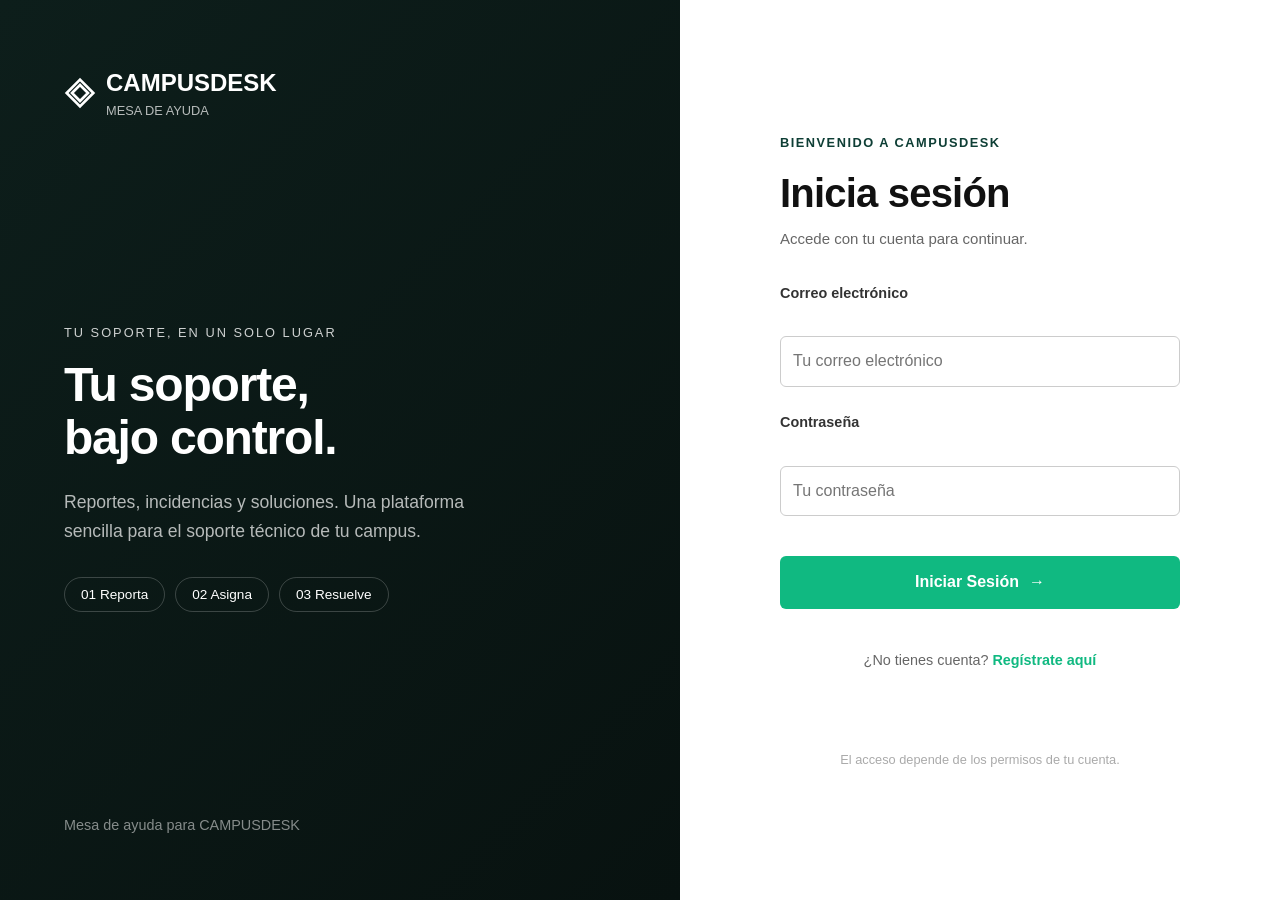
<file: Proyecto_CAMPUSDESK/Frontend/index.html>
<!DOCTYPE html>
<html lang="es">
<head>
    <meta charset="UTF-8">
    <meta name="viewport" content="width=device-width, initial-scale=1.0">
    <title>CAMPUSDESK - Inicio de sesión</title>
    <link rel="stylesheet" href="styles.css?v=20261020"> <!-- Reutiliza tus estilos existentes -->
    <script src="config.js?v=20261020"></script>
    <style>
        /* Ajustes y personalización para la marca CAMPUSDESK */
        :root {
            --color-principal: #0E3E35;
            --color-acento: #10B981;
            --color-oscuro: #0D1E1B;
        }
        .banner-izq {
            background: linear-gradient(135deg, var(--color-oscuro) 0%, #081210 100%);
        }
        .btn-primario {
            background-color: var(--color-acento);
            border: none;
            color: white;
            cursor: pointer;
            transition: background 0.3s;
        }
        .btn-primario:hover {
            background-color: #059669;
        }
    </style>
</head>
<body>
    <div class="split-container" style="display: flex; min-height: 100vh;">
        <!-- Panel Izquierdo (Branding CAMPUSDESK) -->
        <div class="banner-izq" style="flex: 1; color: white; padding: 4rem; display: flex; flex-direction: column; justify-content: space-between; background-color: #0D1E1B;">
            <div>
                <div class="logo" style="display: flex; align-items: center; gap: 10px; font-weight: bold; font-size: 1.5rem;">
                    <!-- Icono de rombos entrelazados de la plantilla -->
                    <svg width="32" height="32" viewBox="0 0 24 24" fill="none" stroke="currentColor" stroke-width="2">
                        <path d="M12 2L2 12l10 10 10-10L12 2z"/>
                        <path d="M12 6L6 12l6 6 6-6-6-6z"/>
                    </svg>
                    <div>
                        <span>CAMPUSDESK</span>
                        <div style="font-size: 0.8rem; font-weight: normal; opacity: 0.7;">MESA DE AYUDA</div>
                    </div>
                </div>
            </div>

            <div style="max-width: 450px;">
                <p style="text-transform: uppercase; font-size: 0.8rem; letter-spacing: 2px; opacity: 0.8; margin-bottom: 1rem;">Tu soporte, en un solo lugar</p>
                <h1 style="font-size: 3rem; font-weight: 800; line-height: 1.1; margin-bottom: 1.5rem;">Tu soporte,<br>bajo control.</h1>
                <p style="font-size: 1.1rem; opacity: 0.7; line-height: 1.6;">Reportes, incidencias y soluciones. Una plataforma sencilla para el soporte técnico de tu campus.</p>

                <div style="display: flex; gap: 10px; margin-top: 2rem;">
                    <span style="border: 1px solid rgba(255,255,255,0.2); padding: 6px 16px; border-radius: 20px; font-size: 0.85rem;">01 Reporta</span>
                    <span style="border: 1px solid rgba(255,255,255,0.2); padding: 6px 16px; border-radius: 20px; font-size: 0.85rem;">02 Asigna</span>
                    <span style="border: 1px solid rgba(255,255,255,0.2); padding: 6px 16px; border-radius: 20px; font-size: 0.85rem;">03 Resuelve</span>
                </div>
            </div>

            <div style="font-size: 0.9rem; opacity: 0.5;">
                Mesa de ayuda para CAMPUSDESK
            </div>
        </div>

        <!-- Panel Derecho (Formulario) -->
        <div class="panel-der" style="flex: 1; background: white; display: flex; flex-direction: column; justify-content: center; padding: 4rem; max-width: 600px;">
            <div style="width: 100%; max-width: 400px; margin: 0 auto;">
                <span style="color: #0E3E35; font-weight: bold; font-size: 0.8rem; letter-spacing: 1.5px; text-transform: uppercase;">Bienvenido a CAMPUSDESK</span>
                <h2 style="font-size: 2.5rem; font-weight: 700; margin: 0.5rem 0 0.2rem 0; color: #111;">Inicia sesión</h2>
                <p style="color: #666; margin-bottom: 2rem;">Accede con tu cuenta para continuar.</p>

                <form id="loginForm" style="display: flex; flex-direction: column; gap: 1.5rem;">
                    <div style="display: flex; flex-direction: column; gap: 0.5rem;">
                        <label for="email" style="font-weight: 600; font-size: 0.9rem; color: #333;">Correo electrónico</label>
                        <input type="email" id="email" required placeholder="Tu correo electrónico" style="padding: 12px; border: 1px solid #ccc; border-radius: 6px; font-size: 1rem;">
                    </div>

                    <div style="display: flex; flex-direction: column; gap: 0.5rem;">
                        <label for="password" style="font-weight: 600; font-size: 0.9rem; color: #333;">Contraseña</label>
                        <input type="password" id="password" required placeholder="Tu contraseña" style="padding: 12px; border: 1px solid #ccc; border-radius: 6px; font-size: 1rem;">
                    </div>

                    <button type="submit" class="btn-primario" style="padding: 14px; border-radius: 6px; font-size: 1rem; font-weight: bold; display: flex; justify-content: center; align-items: center; gap: 10px; margin-top: 1rem;">
                        Iniciar Sesión <span>→</span>
                    </button>

                    <p style="text-align: center; font-size: 0.9rem; color: #666; margin-top: 1rem;">
                        ¿No tienes cuenta? <a href="registro.html" style="color: #10B981; font-weight: bold; text-decoration: none;">Regístrate aquí</a>
                    </p>
                </form>

                <div id="mensajeError" style="color: red; font-size: 0.9rem; margin-top: 1rem; text-align: center; display: none;"></div>
            </div>

            <div style="text-align: center; font-size: 0.8rem; color: #aaa; margin-top: 4rem;">
                El acceso depende de los permisos de tu cuenta.
            </div>
        </div>
    </div>

    <!-- Script de autenticación -->
    <script>
        'use strict';

        const BASE_URL = (typeof window.getCampusDeskApiUrl === 'function')
            ? window.getCampusDeskApiUrl()
            : (window.location.protocol.startsWith('http') ? window.location.origin : 'http://localhost:8056');

        // Verificación de sesión previa validando contrato con el backend (sin confiar a ciegas en el token)
        (async function verifyExistingSession() {
            const token = sessionStorage.getItem('token');
            if (!token) return;

            try {
                const resp = await fetch(`${BASE_URL}/auth/me`, {
                    method: 'GET',
                    headers: { 'Authorization': 'Bearer ' + token }
                });

                if (resp.ok) {
                    window.location.replace('dashboard.html');
                } else {
                    // Token inválido o revocado en Redis: limpiar almacenamiento
                    sessionStorage.removeItem('token');
                    sessionStorage.removeItem('jwt_token');
                    sessionStorage.removeItem('role');
                    sessionStorage.removeItem('user_role');
                    sessionStorage.removeItem('userEmail');
                    sessionStorage.removeItem('user_email');
                }
            } catch (e) {
                // Si el backend no está accesible, no redirigir a ciegas
            }
        })();

        document.getElementById('loginForm').addEventListener('submit', async (e) => {
            e.preventDefault();
            const email = document.getElementById('email').value.trim();
            const password = document.getElementById('password').value;
            const errorDiv = document.getElementById('mensajeError');

            errorDiv.style.display = 'none';

            try {
                const response = await fetch(`${BASE_URL}/auth/login`, {
                    method: 'POST',
                    headers: { 'Content-Type': 'application/json' },
                    body: JSON.stringify({ email, password })
                });

                let data = null;
                try {
                    data = await response.json();
                } catch (_) {
                    data = null;
                }

                if (response.ok && data && data.token) {
                    const role = data.role || data.rol || 'USER';
                    sessionStorage.setItem('token', data.token);
                    sessionStorage.setItem('jwt_token', data.token);
                    sessionStorage.setItem('role', role);
                    sessionStorage.setItem('user_role', role);
                    sessionStorage.setItem('userEmail', email);
                    sessionStorage.setItem('user_email', email);

                    window.location.href = 'dashboard.html';
                } else {
                    console.warn('[CAMPUSDESK Index Auth Diagnosis]', {
                        status: response.status,
                        statusText: response.statusText,
                        backendResponse: data
                    });

                    let errorMsg = 'Credenciales inválidas. Verifica tu correo y contraseña.';
                    if (response.status === 403) {
                        errorMsg = 'Acceso denegado (403). Restricción de seguridad u origen no autorizado (CORS).';
                    } else if (response.status === 404) {
                        errorMsg = 'Ruta de autenticación no encontrada (404). Verifica que Nginx esté enrutando /auth.';
                    } else if (response.status >= 500) {
                        errorMsg = 'Error interno del servidor (5xx). Verifica que la base de datos y Redis estén activos.';
                    } else if (data && (data.message || data.error)) {
                        errorMsg = data.message || data.error;
                    }
                    errorDiv.textContent = errorMsg;
                    errorDiv.style.display = 'block';
                }
            } catch (error) {
                console.error('[CAMPUSDESK Index Auth Network Error]', { error: error.message });
                errorDiv.textContent = `No se pudo conectar con el servidor (${BASE_URL}). Verifica la red local y los contenedores de Docker.`;
                errorDiv.style.display = 'block';
            }
        });
    </script>
</body>
</html>
</file>
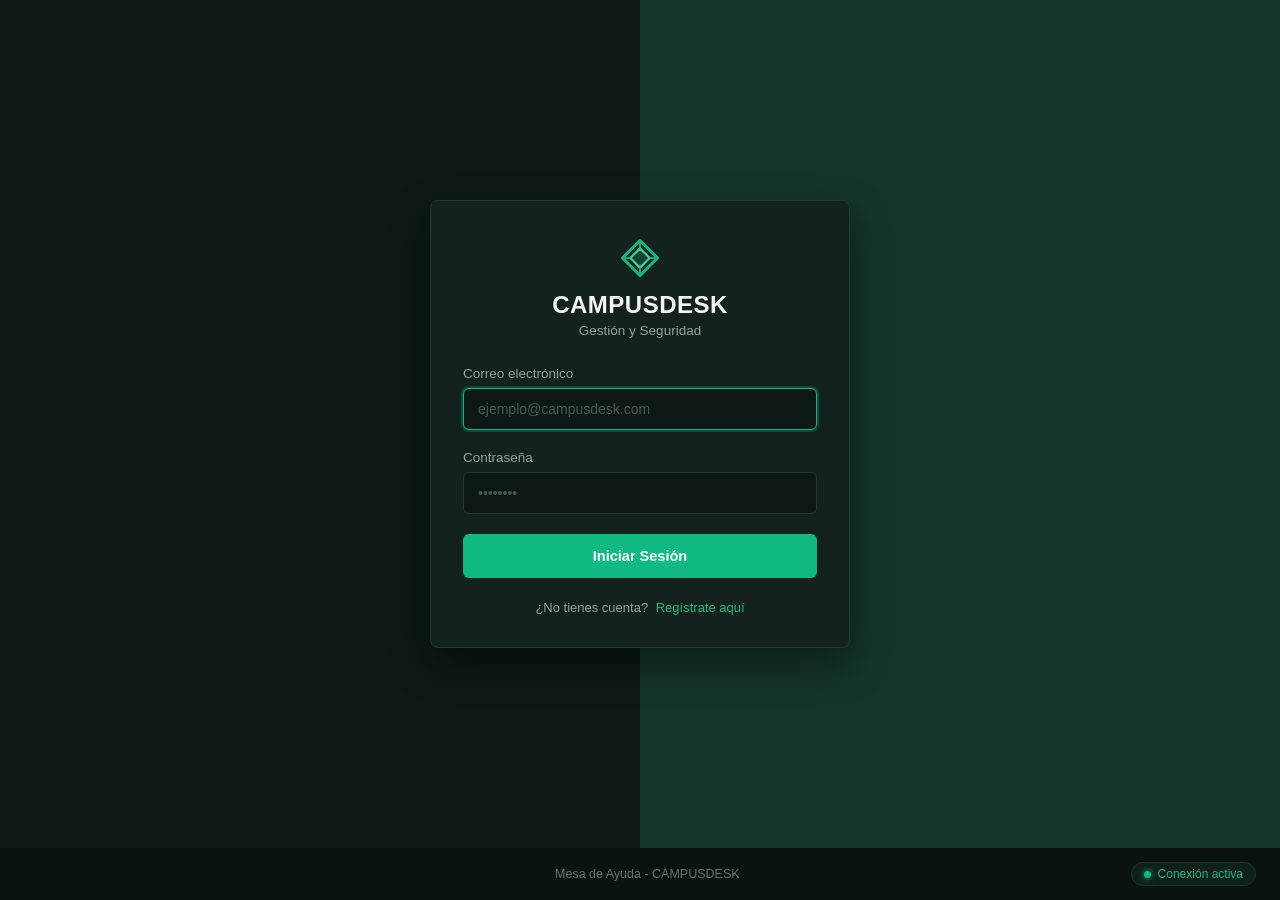
<file: Proyecto_CAMPUSDESK/Frontend/dashboard.html>
<!DOCTYPE html>
<html lang="es">
<head>
  <meta charset="UTF-8">
  <meta name="viewport" content="width=device-width, initial-scale=1.0">
  <title>Mesa de Ayuda · CAMPUSDESK</title>
  <!-- Configuración de API y Guardián de autenticación -->
  <script src="config.js?v=20261020"></script>
  <script src="auth-guard.js?v=20261020"></script>
  <link rel="stylesheet" href="styles.css?v=20261020">
</head>
<body class="campus-app">

  <!-- Barra de Navegación Superior -->
  <header class="campus-navbar">
    <div class="campus-brand">
      <svg width="34" height="34" viewBox="0 0 48 48" fill="none" xmlns="http://www.w3.org/2000/svg" aria-label="Logo CAMPUSDESK">
        <polygon points="24,4 44,24 24,44 4,24" stroke="#10B981" stroke-width="3.5" fill="none" stroke-linejoin="round"/>
        <polygon points="24,13 35,24 24,35 13,24" stroke="#34D399" stroke-width="2.5" fill="rgba(16, 185, 129, 0.25)" stroke-linejoin="round"/>
        <line x1="24" y1="4" x2="24" y2="13" stroke="#10B981" stroke-width="2"/>
        <line x1="24" y1="35" x2="24" y2="44" stroke="#10B981" stroke-width="2"/>
        <line x1="4" y1="24" x2="13" y2="24" stroke="#10B981" stroke-width="2"/>
        <line x1="35" y1="24" x2="44" y2="24" stroke="#10B981" stroke-width="2"/>
      </svg>
      <div>
        <h2 class="campus-brand-title">CAMPUSDESK</h2>
        <span class="campus-brand-sub">TechNova Solutions · Soporte</span>
      </div>
    </div>

    <nav class="navbar-nav" style="display: flex; gap: 8px; align-items: center;">
      <button class="btn-campus-secondary active-view-btn" id="btnNavHelpdesk" style="padding: 6px 14px; font-size: 13px; font-weight: 600; cursor: pointer;">
        📋 Mesa de Ayuda
      </button>
      <button class="btn-campus-secondary" id="btnNavAdmin" style="display: none; padding: 6px 14px; font-size: 13px; font-weight: 600; cursor: pointer;">
        👥 Administración
      </button>
      <button class="btn-campus-secondary" id="btnNavTemplates" style="display: none; padding: 6px 14px; font-size: 13px; font-weight: 600; cursor: pointer;">
        💬 Plantillas
      </button>
    </nav>

    <div class="navbar-user">
      <div class="user-chip">
        <span id="navUserEmail" style="font-size: 13.5px; font-weight: 500;">cargando...</span>
        <span id="navUserRole" class="role-pill user">USER</span>
      </div>
      <button class="btn-ghost-logout" id="btnLogout" title="Cerrar sesión activa">Cerrar Sesión</button>
    </div>
  </header>

  <!-- Contenido Principal -->
  <main class="campus-main">

    <!-- Sección 1: Mesa de Ayuda (Tickets & Métricas) -->
    <div id="sectionHelpdesk">
      <!-- Encabezado de Vista -->
      <section class="view-header">
        <div class="view-title">
          <h1>Mesa de Ayuda & Incidencias</h1>
          <p>Monitoreo centralizado, control de flujo y trazabilidad en tiempo real</p>
        </div>
        <div class="view-actions">
          <button class="btn-campus-secondary" id="btnRefresh" title="Recargar tickets y métricas">
            <span>↻ Actualizar</span>
          </button>
          <button class="btn-campus-primary" id="btnOpenCreateModal">
            <span>+ Nueva Incidencia</span>
          </button>
        </div>
      </section>

      <!-- Tarjetas de Métricas del Dashboard (RF-07) -->
      <section class="metrics-grid">
        <div class="metric-card m-total" data-filter="" id="cardTotal">
          <div class="metric-num" id="metricTotal">0</div>
          <div class="metric-lbl">Total Incidencias</div>
        </div>
        <div class="metric-card m-abierta" data-filter="ABIERTA" id="cardAbierta">
          <div class="metric-num" id="metricAbiertas">0</div>
          <div class="metric-lbl">Abiertas</div>
        </div>
        <div class="metric-card m-asignada" data-filter="ASIGNADA" id="cardAsignada">
          <div class="metric-num" id="metricAsignadas">0</div>
          <div class="metric-lbl">Asignadas</div>
        </div>
        <div class="metric-card m-proceso" data-filter="EN_PROCESO" id="cardProceso">
          <div class="metric-num" id="metricEnProceso">0</div>
          <div class="metric-lbl">En Proceso</div>
        </div>
        <div class="metric-card m-resuelta" data-filter="RESUELTA" id="cardResuelta">
          <div class="metric-num" id="metricResueltas">0</div>
          <div class="metric-lbl">Resueltas</div>
        </div>
        <div class="metric-card m-cerrada" data-filter="CERRADA" id="cardCerrada">
          <div class="metric-num" id="metricCerradas">0</div>
          <div class="metric-lbl">Cerradas</div>
        </div>
      </section>

      <!-- Barra de Filtros y Búsqueda -->
      <section class="toolbar-card">
        <div class="toolbar-search">
          <input type="text" id="searchInput" placeholder="Buscar por título o #ID de ticket...">
        </div>
        <div class="toolbar-selects">
          <select id="filterStatus" aria-label="Filtrar por estado">
            <option value="">Estado: Todos</option>
            <option value="ABIERTA">Abierta</option>
            <option value="ASIGNADA">Asignada</option>
            <option value="EN_PROCESO">En Proceso</option>
            <option value="RESUELTA">Resuelta</option>
            <option value="CERRADA">Cerrada</option>
          </select>

          <select id="filterPriority" aria-label="Filtrar por prioridad">
            <option value="">Prioridad: Todas</option>
            <option value="BAJA">Baja</option>
            <option value="MEDIA">Media</option>
            <option value="ALTA">Alta</option>
            <option value="CRITICA">Crítica</option>
          </select>

          <select id="filterCategory" aria-label="Filtrar por categoría">
            <option value="">Categoría: Todas</option>
            <option value="HARDWARE">Hardware</option>
            <option value="SOFTWARE">Software</option>
            <option value="REDES">Redes</option>
            <option value="ACCESOS">Accesos</option>
            <option value="OTROS">Otros</option>
          </select>

          <button class="btn-campus-secondary" id="btnReopened" style="display: none; padding: 9px 12px; font-size: 13px;" title="Tickets con al menos una reapertura">↻ Reabiertos</button>

          <input type="text" id="filterTag" aria-label="Filtrar por etiqueta" placeholder="Etiqueta (ej. VPN)"
                 style="padding: 9px 10px; border: 1px solid #CBD5E1; border-radius: 6px; font-size: 13px; min-width: 150px;">

          <button class="btn-campus-secondary" id="btnResetFilters" style="padding: 9px 12px; font-size: 13px;">Limpiar</button>
        </div>
      </section>

      <!-- Tabla de Incidencias -->
      <section class="table-card">
        <div class="table-responsive">
          <table class="campus-table">
            <thead>
              <tr>
                <th style="width: 60px;"># ID</th>
                <th>Título</th>
                <th>Categoría</th>
                <th>Prioridad</th>
                <th>Estado</th>
                <th>Solicitante</th>
                <th>Técnico Asignado</th>
                <th>Fecha Creación</th>
                <th style="text-align: right;">Acciones</th>
              </tr>
            </thead>
            <tbody id="ticketsTableBody">
              <tr>
                <td colspan="9" style="text-align: center; padding: 40px; color: #64748B;">
                  Cargando incidencias del servidor...
                </td>
              </tr>
            </tbody>
          </table>
        </div>
      </section>
    </div>

    <!-- Sección 2: Administración de Usuarios (F2 - Exclusivo ADMIN) -->
    <div id="sectionAdmin" style="display: none;">
      <section class="view-header">
        <div class="view-title">
          <h1>Administración de Usuarios del Sistema</h1>
          <p>Supervisión centralizada de cuentas de usuario, personal técnico y asignación de incidencias</p>
        </div>
        <div class="view-actions">
          <button class="btn-campus-secondary" id="btnRefreshAdminUsers" title="Recargar usuarios">
            <span>↻ Actualizar Usuarios</span>
          </button>
        </div>
      </section>

      <!-- Barra de Filtros de Usuarios -->
      <section class="toolbar-card">
        <div class="toolbar-search">
          <input type="text" id="searchUserInput" placeholder="Buscar usuario por nombre o correo electrónico...">
        </div>
        <div class="toolbar-selects">
          <select id="filterUserRole" aria-label="Filtrar por rol">
            <option value="">Todos los roles</option>
            <option value="ADMIN">Administrador (ADMIN)</option>
            <option value="TECHNICIAN">Técnico de Soporte (TECHNICIAN)</option>
            <option value="USER">Usuario Solicitante (USER)</option>
          </select>
          <button class="btn-campus-secondary" id="btnResetUserFilters" style="padding: 9px 12px; font-size: 13px;">Limpiar</button>
        </div>
      </section>

      <!-- Tabla de Usuarios Registrados -->
      <section class="table-card">
        <div class="table-responsive">
          <table class="campus-table">
            <thead>
              <tr>
                <th style="width: 70px;"># ID</th>
                <th>Nombre</th>
                <th>Correo Institucional</th>
                <th>Rol en el Sistema</th>
                <th style="text-align: right;">Acciones de Soporte</th>
              </tr>
            </thead>
            <tbody id="usersTableBody">
              <tr>
                <td colspan="5" style="text-align: center; padding: 40px; color: #64748B;">
                  Cargando usuarios registrados...
                </td>
              </tr>
            </tbody>
          </table>
        </div>
      </section>

      <!-- Reporte de Productividad por Técnico (Ejercicio 9) y Cierre por Inactividad (Ejercicio 10) -->
      <section class="view-header" style="margin-top: 30px;">
        <div class="view-title">
          <h2>Productividad del Equipo Técnico (Ejercicio 9)</h2>
          <p>Métricas consolidadas de carga activa, resolución y promedio de tiempo dedicado</p>
        </div>
        <div class="view-actions">
          <button class="btn-campus-secondary" id="btnRefreshProductivity" title="Recargar métricas de productividad">
            <span>↻ Actualizar Métricas</span>
          </button>
          <button class="btn-campus-primary" id="btnTriggerAutoClose" title="Cerrar incidencias RESUELTA con más de 48h sin actividad">
            <span>⏳ Cierre Automático por Inactividad (Ej. 10)</span>
          </button>
        </div>
      </section>

      <section class="table-card">
        <div class="table-responsive">
          <table class="campus-table">
            <thead>
              <tr>
                <th style="width: 70px;"># ID</th>
                <th>Técnico</th>
                <th>Correo Electrónico</th>
                <th>Tickets Asignados</th>
                <th>Tickets Activos</th>
                <th>Tickets Resueltos</th>
                <th>Minutos Registrados</th>
                <th>Promedio Min/Ticket</th>
              </tr>
            </thead>
            <tbody id="productivityTableBody">
              <tr>
                <td colspan="8" style="text-align: center; padding: 40px; color: #64748B;">
                  Cargando métricas de productividad...
                </td>
              </tr>
            </tbody>
          </table>
        </div>
      </section>
    </div>

    <!-- Sección 3: Plantillas de Solución Rápida (Ejercicio 5 - TECHNICIAN) -->
    <div id="sectionTemplates" style="display: none;">
      <section class="view-header">
        <div class="view-title">
          <h1>Plantillas de Solución Rápida</h1>
          <p>Catálogo personal de respuestas frecuentes para publicar en tus incidencias EN PROCESO</p>
        </div>
        <div class="view-actions">
          <button class="btn-campus-secondary" id="btnRefreshTemplates"><span>↻ Actualizar</span></button>
        </div>
      </section>

      <section class="toolbar-card" style="display: block;">
        <form id="formTemplate">
          <input type="hidden" id="templateEditId" value="">
          <div style="display: flex; gap: 10px; flex-wrap: wrap; margin-bottom: 10px;">
            <input type="text" id="templateTitulo" maxlength="100" required placeholder="Título (único por técnico). Ej: Reinicio de módem"
                   style="flex: 2; min-width: 240px; padding: 9px; border: 1px solid #CBD5E1; border-radius: 6px; font-size: 13.5px;">
            <select id="templateCategoria" style="flex: 1; min-width: 150px; padding: 9px; border: 1px solid #CBD5E1; border-radius: 6px; font-size: 13.5px;">
              <option value="HARDWARE">Hardware</option>
              <option value="SOFTWARE">Software</option>
              <option value="REDES">Redes</option>
              <option value="ACCESOS">Accesos</option>
              <option value="OTROS">Otros</option>
            </select>
          </div>
          <textarea id="templateContenido" rows="4" maxlength="4000" required placeholder="Contenido de la respuesta..."
                    style="width: 100%; padding: 10px; border: 1px solid #CBD5E1; border-radius: 6px; resize: vertical; font-size: 13.5px;"></textarea>
          <div style="text-align: right; margin-top: 10px; display: flex; gap: 8px; justify-content: flex-end;">
            <button type="button" class="btn-campus-secondary" id="btnCancelTemplateEdit" style="display: none;">Cancelar edición</button>
            <button type="submit" class="btn-campus-primary" id="btnSaveTemplate">Guardar Plantilla</button>
          </div>
        </form>
      </section>

      <section class="table-card">
        <div class="table-responsive">
          <table class="campus-table">
            <thead>
              <tr>
                <th>Título</th>
                <th>Categoría</th>
                <th>Contenido</th>
                <th style="text-align: right;">Acciones</th>
              </tr>
            </thead>
            <tbody id="templatesTableBody">
              <tr><td colspan="4" style="text-align: center; padding: 30px; color: #64748B;">Sin plantillas registradas.</td></tr>
            </tbody>
          </table>
        </div>
      </section>
    </div>
  </main>

  <!-- Modal: Crear / Editar Incidencia (RF-03, F1) -->
  <div class="modal-overlay" id="modalCreateTicket">
    <div class="modal-container">
      <div class="modal-header">
        <h3 id="modalCreateTicketTitle">Crear Nueva Incidencia</h3>
        <button class="modal-close-btn" id="btnCloseCreateModal" type="button">&times;</button>
      </div>
      <form id="formCreateTicket">
        <input type="hidden" id="editTicketId" value="">
        <div class="modal-body">
          <div style="margin-bottom: 16px;">
            <label for="newTitle" style="font-weight: 600; font-size: 13px; color: #334155;">Título del problema *</label>
            <input type="text" id="newTitle" required minlength="5" maxlength="150" placeholder="Ej. Falla de conectividad Wi-Fi en Aula Magna" style="width: 100%; padding: 10px; border: 1px solid #CBD5E1; border-radius: 6px;">
          </div>

          <div style="display: grid; grid-template-columns: 1fr 1fr 1fr; gap: 14px; margin-bottom: 16px;">
            <div>
              <label for="newCategory" style="font-weight: 600; font-size: 13px; color: #334155;">Categoría *</label>
              <select id="newCategory" required style="width: 100%; padding: 10px; border: 1px solid #CBD5E1; border-radius: 6px;">
                <option value="REDES">Redes</option>
                <option value="HARDWARE">Hardware</option>
                <option value="SOFTWARE">Software</option>
                <option value="ACCESOS">Accesos</option>
                <option value="OTROS">Otros</option>
              </select>
            </div>
            <div>
              <label for="newPriority" style="font-weight: 600; font-size: 13px; color: #334155;">Prioridad *</label>
              <select id="newPriority" required style="width: 100%; padding: 10px; border: 1px solid #CBD5E1; border-radius: 6px;">
                <option value="BAJA">Baja</option>
                <option value="MEDIA" selected>Media</option>
                <option value="ALTA">Alta</option>
                <option value="CRITICA">Crítica</option>
              </select>
            </div>
            <div>
              <label for="newStatus" style="font-weight: 600; font-size: 13px; color: #334155;">Estado *</label>
              <select id="newStatus" required style="width: 100%; padding: 10px; border: 1px solid #CBD5E1; border-radius: 6px;">
                <option value="ABIERTA" selected>Abierta</option>
                <option value="ASIGNADA">Asignada</option>
                <option value="EN_PROCESO">En Proceso</option>
                <option value="RESUELTA">Resuelta</option>
                <option value="CERRADA">Cerrada</option>
              </select>
            </div>
          </div>

          <div style="margin-bottom: 8px;">
            <label for="newDescription" style="font-weight: 600; font-size: 13px; color: #334155;">Descripción detallada *</label>
            <textarea id="newDescription" rows="4" required minlength="10" placeholder="Describa el comportamiento observado, mensajes de error y ubicación específica..." style="width: 100%; padding: 10px; border: 1px solid #CBD5E1; border-radius: 6px; resize: vertical;"></textarea>
          </div>
        </div>
        <div class="modal-footer">
          <button type="button" class="btn-campus-secondary" id="btnCancelCreate">Cancelar</button>
          <button type="submit" class="btn-campus-primary" id="btnSubmitCreate">Guardar Incidencia</button>
        </div>
      </form>
    </div>
  </div>

  <!-- Modal: Detalle Integral del Ticket (RF-04, RF-05, RF-06) -->
  <div class="modal-overlay" id="modalDetailTicket">
    <div class="modal-container" style="max-width: 760px;">
      <div class="modal-header">
        <div>

          <span style="font-size: 12px; font-weight: 700; color: #64748B;" id="detailTicketId">#0</span>
          <h3 style="margin-top: 2px;" id="detailTicketTitle">Cargando...</h3>
        </div>
        <button class="modal-close-btn" id="btnCloseDetailModal">&times;</button>
      </div>

      <div class="modal-body">
        <!-- Pestañas del Modal -->
        <div class="modal-tabs">
          <button class="tab-btn active" data-tab="tab-info" id="btnTabInfo">Detalle y Acciones</button>
          <button class="tab-btn" data-tab="tab-comments" id="btnTabComments">Comentarios (<span id="detailCommentCount">0</span>)</button>
          <button class="tab-btn" data-tab="tab-worklog" id="btnTabWorklog">Tiempo Técnico</button>
          <button class="tab-btn" data-tab="tab-history" id="btnTabHistory">Trazabilidad / Auditoría</button>
        </div>

        <!-- Pestaña 1: Detalle y Acciones de Flujo -->
        <div id="tab-info" class="tab-content">
          <div class="detail-grid">
            <div class="detail-cell">
              <div class="detail-cell-lbl">Estado Actual</div>
              <div class="detail-cell-val" id="detailStatusBadge"></div>
            </div>
            <div class="detail-cell">
              <div class="detail-cell-lbl">Prioridad</div>
              <div class="detail-cell-val" id="detailPriorityBadge"></div>
            </div>
            <div class="detail-cell">
              <div class="detail-cell-lbl">Solicitante</div>
              <div class="detail-cell-val" id="detailSolicitante">—</div>
            </div>
            <div class="detail-cell">
              <div class="detail-cell-lbl">Técnico Asignado</div>
              <div class="detail-cell-val" id="detailTecnico">—</div>
            </div>
          </div>

          <div style="margin-bottom: 20px;">
            <div style="font-size: 12px; font-weight: 700; color: #64748B; text-transform: uppercase; margin-bottom: 6px;">Descripción</div>
            <div class="description-box" id="detailDescription"></div>
          </div>

          <!-- Ejercicio 1: Etiquetas -->
          <div style="margin-bottom: 20px;">
            <div style="font-size: 12px; font-weight: 700; color: #64748B; text-transform: uppercase; margin-bottom: 6px;">Etiquetas</div>
            <div id="detailTags" class="tag-list"></div>
            <div id="tagEditor" style="display: none; margin-top: 10px;"></div>
          </div>

          <!-- Ejercicios 2 y 3: Reapertura y Transferencia -->
          <div id="extraActions"></div>

          <!-- Panel Dinámico de Transiciones según Rol y Estado Actual -->
          <div id="dynamicActionPanel">
            <!-- Renderizado dinámico vía JavaScript -->
          </div>
        </div>

        <!-- Pestaña 2: Comentarios (RF-05) -->
        <div id="tab-comments" class="tab-content" style="display: none;">
          <div class="comments-list" id="commentsContainer">
            <!-- Lista de comentarios cronológicos -->
          </div>

          <div id="quickTemplatePanel"></div>

          <div id="commentFormContainer">
            <form id="formAddComment" style="margin-top: 14px;">
              <textarea id="commentContent" rows="3" required placeholder="Escriba una nota o actualización técnica sobre esta incidencia..." style="width: 100%; padding: 10px; border: 1px solid #CBD5E1; border-radius: 6px; resize: vertical;"></textarea>
              <div style="text-align: right; margin-top: 8px;">
                <button type="submit" class="btn-campus-primary" style="padding: 8px 16px; font-size: 13.5px;" id="btnSubmitComment">
                  Agregar Comentario
                </button>
              </div>
            </form>
          </div>
        </div>

        <!-- Pestaña: Tiempo Técnico (Ejercicio 4) -->
        <div id="tab-worklog" class="tab-content" style="display: none;">
          <div id="worklogSummary"></div>
          <div id="worklogFormBox" style="margin-top: 14px;"></div>
        </div>

        <!-- Pestaña 3: Historial y Auditoría (RF-06) -->
        <div id="tab-history" class="tab-content" style="display: none;">
          <div class="timeline" id="historyTimeline">
            <!-- Línea de tiempo cronológica -->
          </div>
        </div>

      </div>

      <div class="modal-footer">
        <button type="button" class="btn-campus-secondary" id="btnExitDetail">Cerrar</button>
      </div>
    </div>
  </div>

  <!-- Toast Notification -->
  <div class="campus-toast" id="toastBox">
    <span id="toastMessage">Operación realizada con éxito</span>
  </div>

  <!-- Lógica Integral en Vanilla JS -->
  <script src="app.js?v=20261020"></script>
</body>
</html>
</file>
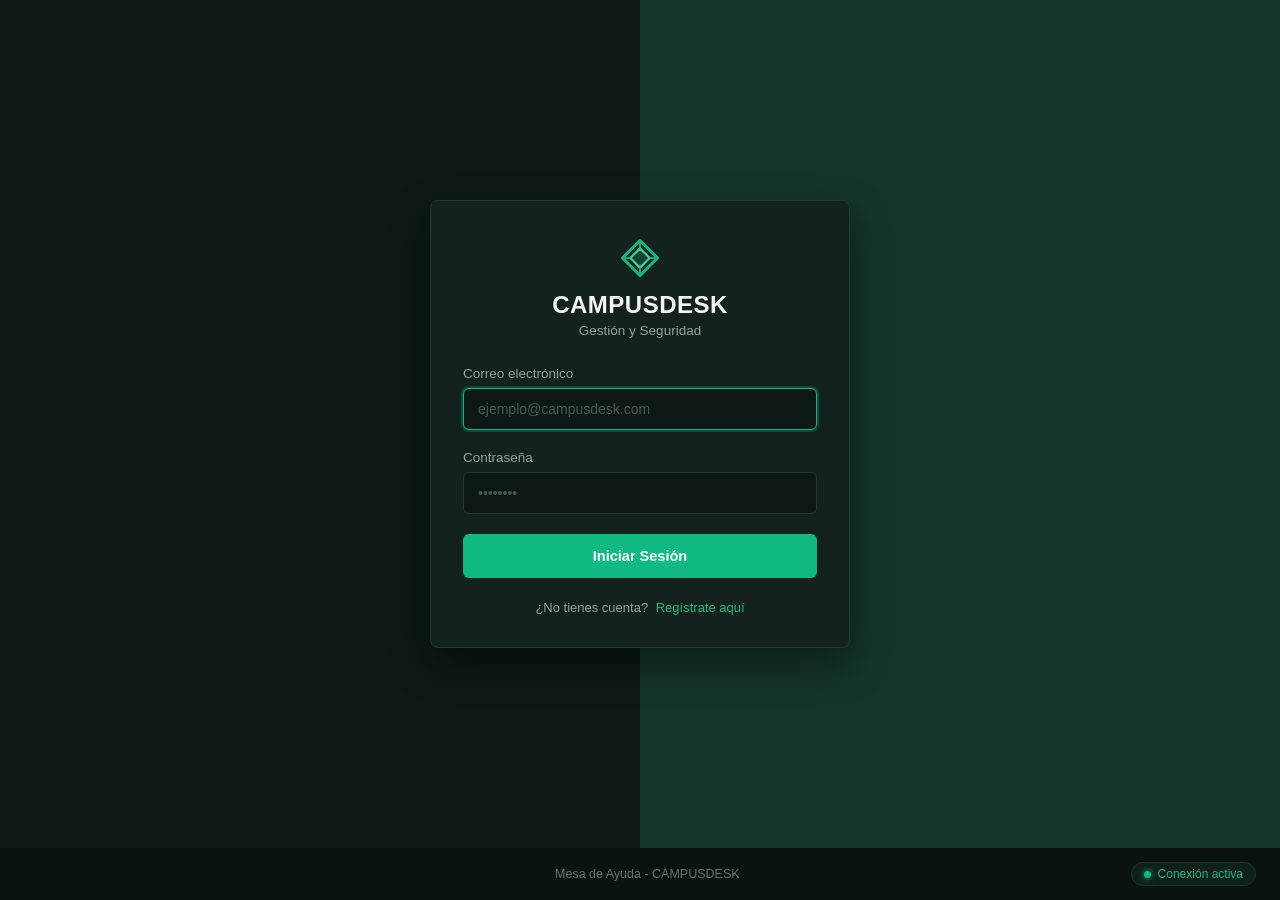
<file: Proyecto_CAMPUSDESK/Frontend/login.html>
<!DOCTYPE html>
<html lang="es">
<head>
  <meta charset="UTF-8">
  <meta name="viewport" content="width=device-width, initial-scale=1.0">
  <title>Iniciar Sesión · CAMPUSDESK</title>
  <link rel="stylesheet" href="auth.css">
  <script src="config.js?v=20261020"></script>
</head>
<body>

  <!-- Contenedor principal de autenticación -->
  <main class="auth-wrapper">
    <div class="auth-card">

      <!-- Logo y título estilo NEXO -->
      <header class="auth-header">
        <div class="auth-logo-box">
          <svg width="42" height="42" viewBox="0 0 48 48" fill="none" xmlns="http://www.w3.org/2000/svg" aria-label="Logo CAMPUSDESK">
            <!-- Rombo exterior -->
            <polygon points="24,4 44,24 24,44 4,24" stroke="#10B981" stroke-width="3.5" fill="none" stroke-linejoin="round"/>
            <!-- Rombo interior -->
            <polygon points="24,13 35,24 24,35 13,24" stroke="#34D399" stroke-width="2.5" fill="rgba(16, 185, 129, 0.22)" stroke-linejoin="round"/>
            <!-- Conectores geométricos -->
            <line x1="24" y1="4" x2="24" y2="13" stroke="#10B981" stroke-width="2"/>
            <line x1="24" y1="35" x2="24" y2="44" stroke="#10B981" stroke-width="2"/>
            <line x1="4" y1="24" x2="13" y2="24" stroke="#10B981" stroke-width="2"/>
            <line x1="35" y1="24" x2="44" y2="24" stroke="#10B981" stroke-width="2"/>
          </svg>
        </div>
        <h1 class="auth-title">CAMPUSDESK</h1>
        <p class="auth-subtitle">Gestión y Seguridad</p>
      </header>

      <!-- Caja de alertas (error o éxito) -->
      <div id="alertBox" class="alert" role="alert"></div>

      <!-- Formulario de inicio de sesión -->
      <form id="loginForm" novalidate>
        <div class="form-group">
          <label class="form-label" for="email">Correo electrónico</label>
          <input
            type="email"
            id="email"
            name="email"
            class="form-input"
            placeholder="ejemplo@campusdesk.com"
            autocomplete="email"
            required
            autofocus
          >
        </div>

        <div class="form-group">
          <label class="form-label" for="password">Contraseña</label>
          <input
            type="password"
            id="password"
            name="password"
            class="form-input"
            placeholder="••••••••"
            autocomplete="current-password"
            required
          >
        </div>

        <button type="submit" id="submitBtn" class="btn-primary">
          <span>Iniciar Sesión</span>
        </button>
      </form>

      <!-- Enlace para registrarse -->
      <p class="auth-switch">
        ¿No tienes cuenta? <a href="registro.html" class="auth-link">Regístrate aquí</a>
      </p>

    </div>
  </main>

  <!-- Pie de página con estado de conexión -->
  <footer class="auth-footer">
    <div style="width: 140px;"></div>
    <div class="auth-footer-center">Mesa de Ayuda - CAMPUSDESK</div>
    <div class="status-badge">
      <span class="status-dot"></span>
      <span>Conexión activa</span>
    </div>
  </footer>

  <script>
    'use strict';

    const loginForm = document.getElementById('loginForm');
    const alertBox = document.getElementById('alertBox');
    const submitBtn = document.getElementById('submitBtn');

    const BASE_URL = (typeof window.getCampusDeskApiUrl === 'function')
      ? window.getCampusDeskApiUrl()
      : (window.location.protocol.startsWith('http') ? window.location.origin : 'http://localhost:8056');

    const API_URL = `${BASE_URL}/auth/login`;

    // Verificación de sesión previa validando contrato con el backend (sin confiar a ciegas en el token)
    (async function verifyExistingSession() {
      const token = sessionStorage.getItem('token');
      if (!token) return;

      try {
        const resp = await fetch(`${BASE_URL}/auth/me`, {
          method: 'GET',
          headers: {
            'Authorization': 'Bearer ' + token
          }
        });

        if (resp.ok) {
          window.location.replace('dashboard.html');
        } else {
          // Si el token es inválido o expiró en Redis, purgar almacenamiento local
          sessionStorage.removeItem('token');
          sessionStorage.removeItem('jwt_token');
          sessionStorage.removeItem('role');
          sessionStorage.removeItem('user_role');
          sessionStorage.removeItem('userEmail');
          sessionStorage.removeItem('user_email');
        }
      } catch (e) {
        // Si el backend no está disponible, no redirigir a ciegas
      }
    })();

    function showAlert(message, type = 'error') {
      alertBox.textContent = message;
      alertBox.className = `alert ${type}`;
    }

    function clearAlert() {
      alertBox.textContent = '';
      alertBox.className = 'alert';
    }

    loginForm.addEventListener('submit', async (e) => {
      e.preventDefault();
      clearAlert();

      const email = document.getElementById('email').value.trim();
      const password = document.getElementById('password').value;

      // Validación básica en el cliente
      if (!email || !password) {
        showAlert('Por favor completa todos los campos.');
        return;
      }

      submitBtn.disabled = true;
      submitBtn.innerHTML = '<span>Verificando...</span>';

      try {
        const response = await fetch(API_URL, {
          method: 'POST',
          headers: {
            'Content-Type': 'application/json'
          },
          body: JSON.stringify({ email, password })
        });

        let data = null;
        try {
          data = await response.json();
        } catch (_) {
          data = null;
        }

        if (!response.ok) {
          console.warn('[CAMPUSDESK Auth Diagnosis]', {
            status: response.status,
            statusText: response.statusText,
            url: API_URL,
            backendResponse: data
          });

          if (response.status === 401) {
            showAlert('Credenciales inválidas. Verifica tu correo y contraseña.', 'error');
          } else if (response.status === 403) {
            showAlert('Acceso denegado (403). Restricción de seguridad u origen no autorizado (CORS).', 'error');
          } else if (response.status === 404) {
            showAlert('Ruta de autenticación no encontrada (404). Verifica que Nginx esté enrutando /auth al backend.', 'error');
          } else if (response.status >= 500) {
            showAlert('Error interno del servidor (5xx). Verifica que PostgreSQL y Redis estén activos en Docker.', 'error');
          } else {
            const errorMessage = (data && (data.message || data.error)) || `Error inesperado de autenticación (HTTP ${response.status}).`;
            showAlert(errorMessage, 'error');
          }
          return;
        }

        // Si es exitoso, almacenar token JWT y rol en sessionStorage
        if (data && data.token) {
          const role = data.role || data.rol || 'USER';
          sessionStorage.setItem('token', data.token);
          sessionStorage.setItem('jwt_token', data.token);
          sessionStorage.setItem('role', role);
          sessionStorage.setItem('user_role', role);
          sessionStorage.setItem('userEmail', email);
          sessionStorage.setItem('user_email', email);

          showAlert('Autenticación exitosa. Redirigiendo...', 'success');

          setTimeout(() => {
            window.location.href = 'dashboard.html';
          }, 800);
        } else {
          showAlert('Error inesperado al procesar la respuesta del servidor.', 'error');
        }

      } catch (error) {
        console.error('[CAMPUSDESK Auth Network Error]', { url: API_URL, error: error.message });
        showAlert(`Error de conexión con el servidor (${BASE_URL}). Verifica que los contenedores estén activos y que la red local permita la comunicación.`, 'error');
      } finally {
        submitBtn.disabled = false;
        submitBtn.innerHTML = '<span>Iniciar Sesión</span>';
      }
    });
  </script>
</body>
</html>
</file>
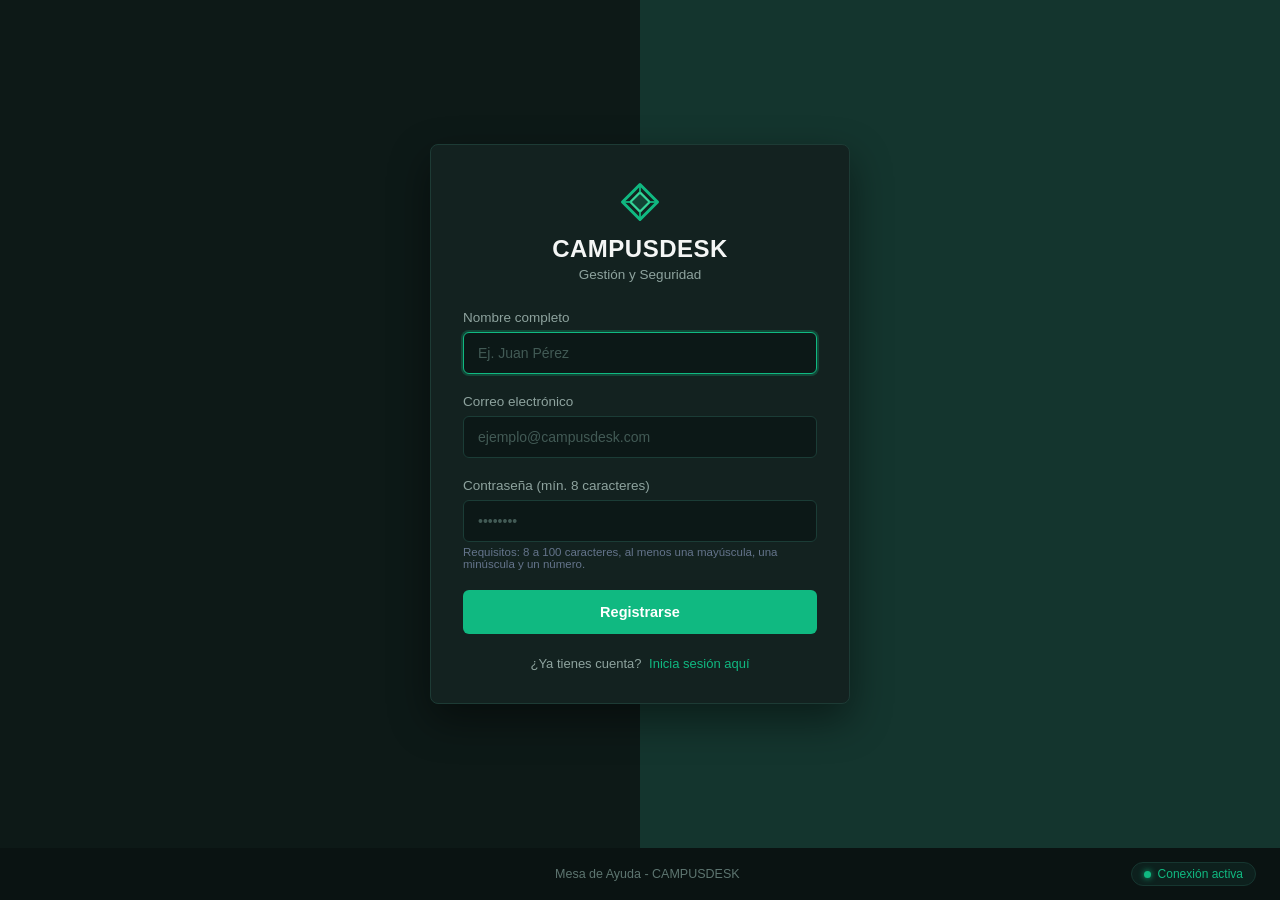
<file: Proyecto_CAMPUSDESK/Frontend/registro.html>
<!DOCTYPE html>
<html lang="es">
<head>
  <meta charset="UTF-8">
  <meta name="viewport" content="width=device-width, initial-scale=1.0">
  <title>Crear Cuenta · CAMPUSDESK</title>
  <link rel="stylesheet" href="auth.css">
  <script src="config.js?v=20261020"></script>
</head>
<body>

  <!-- Contenedor principal de autenticación -->
  <main class="auth-wrapper">
    <div class="auth-card">

      <!-- Logo y título estilo NEXO -->
      <header class="auth-header">
        <div class="auth-logo-box">
          <svg width="42" height="42" viewBox="0 0 48 48" fill="none" xmlns="http://www.w3.org/2000/svg" aria-label="Logo CAMPUSDESK">
            <!-- Rombo exterior -->
            <polygon points="24,4 44,24 24,44 4,24" stroke="#10B981" stroke-width="3.5" fill="none" stroke-linejoin="round"/>
            <!-- Rombo interior -->
            <polygon points="24,13 35,24 24,35 13,24" stroke="#34D399" stroke-width="2.5" fill="rgba(16, 185, 129, 0.22)" stroke-linejoin="round"/>
            <!-- Conectores geométricos -->
            <line x1="24" y1="4" x2="24" y2="13" stroke="#10B981" stroke-width="2"/>
            <line x1="24" y1="35" x2="24" y2="44" stroke="#10B981" stroke-width="2"/>
            <line x1="4" y1="24" x2="13" y2="24" stroke="#10B981" stroke-width="2"/>
            <line x1="35" y1="24" x2="44" y2="24" stroke="#10B981" stroke-width="2"/>
          </svg>
        </div>
        <h1 class="auth-title">CAMPUSDESK</h1>
        <p class="auth-subtitle">Gestión y Seguridad</p>
      </header>

      <!-- Caja de alertas (error o éxito) -->
      <div id="alertBox" class="alert" role="alert"></div>

      <!-- Formulario de registro -->
      <form id="registerForm" novalidate>
        <div class="form-group">
          <label class="form-label" for="nombre">Nombre completo</label>
          <input
            type="text"
            id="nombre"
            name="nombre"
            class="form-input"
            placeholder="Ej. Juan Pérez"
            autocomplete="name"
            required
            autofocus
          >
        </div>

        <div class="form-group">
          <label class="form-label" for="email">Correo electrónico</label>
          <input
            type="email"
            id="email"
            name="email"
            class="form-input"
            placeholder="ejemplo@campusdesk.com"
            autocomplete="email"
            required
          >
        </div>

        <div class="form-group">
          <label class="form-label" for="password">Contraseña (mín. 8 caracteres)</label>
          <input
            type="password"
            id="password"
            name="password"
            class="form-input"
            placeholder="••••••••"
            autocomplete="new-password"
            minlength="8"
            maxlength="100"
            required
          >
          <small style="display: block; color: #64748B; font-size: 11.5px; margin-top: 4px;">
            Requisitos: 8 a 100 caracteres, al menos una mayúscula, una minúscula y un número.
          </small>
        </div>

        <button type="submit" id="submitBtn" class="btn-primary">
          <span>Registrarse</span>
        </button>
      </form>

      <!-- Enlace para volver a iniciar sesión -->
      <p class="auth-switch">
        ¿Ya tienes cuenta? <a href="login.html" class="auth-link">Inicia sesión aquí</a>
      </p>

    </div>
  </main>

  <!-- Pie de página con estado de conexión -->
  <footer class="auth-footer">
    <div style="width: 140px;"></div>
    <div class="auth-footer-center">Mesa de Ayuda - CAMPUSDESK</div>
    <div class="status-badge">
      <span class="status-dot"></span>
      <span>Conexión activa</span>
    </div>
  </footer>

  <script>
    'use strict';

    const registerForm = document.getElementById('registerForm');
    const alertBox = document.getElementById('alertBox');
    const submitBtn = document.getElementById('submitBtn');

    const BASE_URL = (typeof window.getCampusDeskApiUrl === 'function')
      ? window.getCampusDeskApiUrl()
      : (window.location.protocol.startsWith('http') ? window.location.origin : 'http://localhost:8056');

    const API_URL = `${BASE_URL}/auth/register`;

    function showAlert(message, type = 'error') {
      alertBox.textContent = message;
      alertBox.className = `alert ${type}`;
    }

    function clearAlert() {
      alertBox.textContent = '';
      alertBox.className = 'alert';
    }

    registerForm.addEventListener('submit', async (e) => {
      e.preventDefault();
      clearAlert();

      const nombre = document.getElementById('nombre').value.trim();
      const email = document.getElementById('email').value.trim();
      const password = document.getElementById('password').value;

      // Validación en cliente
      if (!nombre || !email || !password) {
        showAlert('Por favor completa todos los campos.');
        return;
      }

      const passwordRegex = /^(?=.*[a-z])(?=.*[A-Z])(?=.*\d).{8,100}$/;
      if (!passwordRegex.test(password)) {
        showAlert('La contraseña debe tener entre 8 y 100 caracteres, e incluir al menos una mayúscula, una minúscula y un número.');
        return;
      }

      submitBtn.disabled = true;
      submitBtn.innerHTML = '<span>Registrando cuenta...</span>';

      try {
        const payload = {
          name: nombre,
          email: email,
          password: password
        };

        const response = await fetch(API_URL, {
          method: 'POST',
          headers: {
            'Content-Type': 'application/json'
          },
          body: JSON.stringify(payload)
        });

        let data = null;
        try {
          data = await response.json();
        } catch (_) {
          data = null;
        }

        if (!response.ok) {
          console.warn('[CAMPUSDESK Register Diagnosis]', {
            status: response.status,
            statusText: response.statusText,
            url: API_URL,
            backendResponse: data
          });

          if (response.status === 409) {
            showAlert('El correo electrónico ya se encuentra registrado en el sistema.', 'error');
          } else if (response.status === 400) {
            let errorMsg = 'Datos de registro inválidos.';
            if (data && data.message) errorMsg = data.message;
            else if (data && data.errors) errorMsg = Object.values(data.errors).join('. ');
            showAlert(errorMsg, 'error');
          } else if (response.status === 403) {
            showAlert('Acceso denegado (403). Restricción de seguridad u origen no autorizado (CORS).', 'error');
          } else if (response.status === 404) {
            showAlert('Ruta de registro no encontrada (404). Verifica que Nginx esté enrutando /auth al backend.', 'error');
          } else if (response.status >= 500) {
            showAlert('Error interno del servidor (5xx). Verifica los servicios de base de datos en Docker.', 'error');
          } else {
            showAlert('No se pudo completar el registro. Intente nuevamente.', 'error');
          }
          return;
        }

        showAlert('¡Cuenta creada exitosamente! Redirigiendo al inicio de sesión...', 'success');
        registerForm.reset();

        setTimeout(() => {
          window.location.href = 'login.html';
        }, 1500);

      } catch (error) {
        console.error('[CAMPUSDESK Register Network Error]', { url: API_URL, error: error.message });
        showAlert(`Error de conexión con el servidor (${BASE_URL}). Verifica la conectividad de red local y que el backend esté en ejecución.`, 'error');
      } finally {
        submitBtn.disabled = false;
        submitBtn.innerHTML = '<span>Registrarse</span>';
      }
    });
  </script>
</body>
</html>
</file>
<file: Proyecto_CAMPUSDESK/Frontend/styles.css>
:root {
    --ink:#182a32;
    --muted:#71818a;
    --green:#14796c;
    --mint:#e6f3ed;
    --orange:#e49e63;
    --line:#e2e8e7;
    --bg:#f5f7f6;
    --side:#172f32
}
* {
    box-sizing:border-box
}
body {
    margin:0;
    color:var(--ink);
    background:var(--bg);
    font:15px/1.55 "Segoe UI",Arial,sans-serif
}
button,input,select,textarea {
    font:inherit
}
button,a,input,select,summary {
    touch-action:manipulation
}
button {
    cursor:pointer;
    border:0;
    border-radius:9px;
    padding:11px 16px;
    font-weight:600;
    transition:background .15s
}
button:disabled {
    opacity:.5;
    cursor:wait
}
button:focus-visible,a:focus-visible,input:focus-visible,select:focus-visible,summary:focus-visible {
    outline:3px solid #e0a265;
    outline-offset:3px
}
a {
    color:var(--green)
}
[hidden] {
    display:none!important
}
.primary {
    background:var(--green);
    color:white
}
.primary:hover {
    background:#0a6156
}
.secondary {
    border:1px solid var(--line);
    background:white;
    color:var(--ink)
}
.danger {
    background:#ffeded;
    color:#a93636
}
.link-button {
    background:transparent;
    color:var(--green);
    padding:5px 8px
}
.icon-button {
    background:transparent;
    font-size:20px;
    padding:6px 10px
}
.muted,small {
    color:var(--muted)
}
.eyebrow {
    color:var(--green);
    font-size:11px;
    letter-spacing:2px;
    font-weight:750
}
h1,h2,h3,p {
    margin-top:0
}
h1 {
    font-size:33px;
    letter-spacing:-1.2px;
    line-height:1.2;
    margin-bottom:10px
}
h2 {
    font-size:27px;
    letter-spacing:-.8px;
    margin-bottom:12px
}
h3 {
    font-size:18px;
    margin-bottom:7px
}
.brand {
    display:flex;
    gap:13px;
    align-items:center;
    color:white;
    text-decoration:none;
    font-size:31px;
    font-weight:700;
    letter-spacing:3px
}
.brand-small {
    display:block;
    font-size:8px;
    font-weight:500;
    letter-spacing:2px;
    color:#a2beb9;
    margin-top:-4px
}
.login-screen {
    min-height:100vh;
    display:grid;
    grid-template-columns:1.05fr 1fr
}
.login-story {
    background:var(--side);
    color:white;
    display:flex;
    flex-direction:column;
    justify-content:space-between;
    padding:55px 9%;
    background-image:radial-gradient(ellipse at 90% 70%,#305651 0,transparent 65%)
}
.login-story h1 {
    font-size:clamp(36px,4vw,62px);
    margin-top:22px
}
.login-story p {
    max-width:390px;
    color:#b2cac5;
    font-size:17px;
    line-height:1.8
}
.login-story .eyebrow {
    color:#b2dace
}
.story-tags {
    display:flex;
    gap:10px;
    margin-top:40px;
    flex-wrap:wrap
}
.story-tags span {
    border:1px solid #49635f;
    border-radius:24px;
    padding:9px 15px;
    color:#cadbd8;
    font-size:12px
}
.login-panel {
    display:grid;
    place-items:center;
    padding:50px 25px;
    background:#fff
}
.login-panel form {
    width:min(100%,365px)
}
.login-panel h2 {
    margin-top:12px;
    font-size:35px
}
.login-panel label {
    margin-top:22px
}
.wide {
    width:100%;
    display:flex;
    justify-content:space-between
}
.login-foot {
    display:block;
    text-align:center;
    margin-top:24px;
    font-size:12px
}
label {
    display:block;
    font-size:13px;
    font-weight:600;
    margin-bottom:17px
}
input,select,textarea {
    display:block;
    width:100%;
    border:1px solid #d6e0de;
    background:#fff;
    color:var(--ink);
    border-radius:8px;
    padding:11px 12px;
    margin-top:7px;
    min-width:0
}
input[type=checkbox] {
    width:auto;
    display:inline;
    margin:0;
    accent-color:var(--green)
}
input:disabled {
    background:var(--bg)
}
details {
    font-size:12px;
    margin:22px 0
}
summary {
    cursor:pointer;
    color:var(--muted)
}
.error {
    color:#b63535;
    font-size:13px;
    margin:13px 0;
    white-space:pre-line
}
.layout {
    display:flex;
    min-height:100vh
}
aside {
    width:235px;
    position:fixed;
    inset:0 auto 0 0;
    background:var(--side);
    color:#b7cfca;
    padding:32px 20px;
    display:flex;
    flex-direction:column;
    z-index:5
}
aside .brand {
    margin:0 14px 46px
}
.nav-label {
    font-size:9px;
    letter-spacing:1.6px;
    margin:0 16px 16px;
    color:#7eaaa2
}
nav button {
    display:flex;
    align-items:center;
    gap:14px;
    background:transparent;
    color:#bdd0cb;
    width:100%;
    text-align:left;
    margin:5px 0;
    padding:12px 17px;
    font-weight:500
}
nav button.active {
    background:#2c514d;
    color:#fff
}
nav button:hover {
    background:#244541
}
.nav-icon {
    font-size:19px;
    width:22px
}
.sidebar-bottom {
    margin-top:auto;
    padding:22px 12px 0
}
.connection {
    font-size:11px;
    color:#c6dad5
}
.connection i {
    display:inline-block;
    width:6px;
    height:6px;
    background:#8cccb4;
    border-radius:50%;
    margin-right:7px
}
.sidebar-bottom small {
    display:block;
    font-size:9px;
    overflow-wrap:anywhere;
    margin:9px 0 22px
}
.logout {
    background:transparent;
    color:#b7cfca;
    padding:8px 0;
    font-size:12px
}
.main {
    margin-left:235px;
    width:calc(100% - 235px)
}
header {
    height:88px;
    background:white;
    border-bottom:1px solid var(--line);
    padding:0 40px;
    display:flex;
    align-items:center;
    justify-content:space-between
}
.breadcrumb {
    color:var(--muted);
    font-size:12px
}
.breadcrumb span {
    margin:0 15px;
    color:#bfc8c6
}
.breadcrumb strong {
    font-weight:500;
    color:var(--ink)
}
.profile {
    display:flex;
    align-items:center;
    gap:12px;
    background:transparent;
    text-align:left;
    padding:0
}
.profile b {
    font-size:12px
}
.profile small {
    display:block;
    font-size:10px
}
.avatar {
    background:#edf3ec;
    color:var(--green);
    width:38px;
    height:38px;
    border:1px solid #dce8dd;
    border-radius:50%;
    display:grid;
    place-items:center;
    font-size:13px
}
#menu-toggle {
    display:none
}
main {
    padding:37px 40px;
    max-width:1500px;
    margin:auto;
    min-height:calc(100vh - 145px)
}
.page-heading {
    display:flex;
    justify-content:space-between;
    align-items:center;
    gap:15px;
    margin-bottom:27px
}
.page-heading p {
    color:var(--muted);
    font-size:13px;
    margin:0
}
.page-heading .eyebrow {
    display:block;
    margin-bottom:9px
}
.page-heading h1 {
    font-size:29px
}
.date-label {
    font-size:12px;
    color:var(--muted)
}
.cards {
    display:grid;
    grid-template-columns:repeat(3,minmax(0,1fr));
    gap:18px;
    margin:25px 0
}
.card {
    background:white;
    border:1px solid var(--line);
    border-radius:13px;
    padding:23px
}
.card-icon {
    display:grid;
    place-items:center;
    width:39px;
    height:39px;
    border-radius:10px;
    background:var(--mint);
    color:var(--green);
    font-size:21px;
    margin-bottom:18px
}
.card:nth-child(2) .card-icon {
    background:#fbefe5;
    color:#b98251
}
.card:nth-child(3) .card-icon {
    background:#eaf0f8;
    color:#657f9c
}
.card .metric {
    font-size:35px;
    font-weight:650;
    letter-spacing:-1px;
    margin:5px 0
}
.card p {
    font-size:12px;
    color:var(--muted)
}
.hero {
    background:#e7efe8;
    border:1px solid #d3e1d4;
    border-radius:13px;
    padding:28px 30px;
    display:flex;
    align-items:center;
    justify-content:space-between;
    gap:20px
}
.hero h2 {
    font-size:23px
}
.hero p {
    max-width:570px;
    font-size:13px;
    color:#5a7466;
    margin-bottom:0
}
.hero-mark {
    font-size:63px;
    color:#729b83;
    line-height:1
}
.panel {
    background:#fff;
    border:1px solid var(--line);
    border-radius:13px;
    overflow:hidden;
    margin-top:20px
}
.panel-title {
    display:flex;
    justify-content:space-between;
    align-items:center;
    padding:21px 24px;
    border-bottom:1px solid var(--line)
}
.panel-title h3 {
    margin:0;
    font-size:16px
}
.toolbar {
    display:flex;
    gap:9px;
    align-items:center;
    flex-wrap:wrap
}
.toolbar input {
    max-width:260px;
    margin:0;
    padding:9px 12px;
    font-size:12px
}
.table-wrap {
    overflow-x:auto
}
table {
    width:100%;
    border-collapse:collapse;
    font-size:13px;
    text-align:left
}
th {
    font-weight:600;
    font-size:10px;
    text-transform:uppercase;
    letter-spacing:.7px;
    color:var(--muted);
    padding:13px 22px;
    background:#fafcfb
}
td {
    padding:17px 22px;
    border-bottom:1px solid #eef1ef;
    vertical-align:middle
}
tr:last-child td {
    border-bottom:0
}
.cell-title {
    font-weight:600
}
.cell-sub {
    font-size:11px;
    color:var(--muted);
    display:block;
    margin-top:3px
}
.badge {
    display:inline-flex;
    padding:4px 9px;
    border-radius:5px;
    font-size:10px;
    font-weight:600;
    background:var(--mint);
    color:var(--green);
    white-space:nowrap
}
.badge.off {
    color:#9c6b45;
    background:#fbefe4
}
.actions {
    display:flex;
    gap:4px;
    flex-wrap:wrap
}
.actions button {
    font-size:11px;
    padding:6px 8px
}
.empty {
    padding:45px 25px;
    text-align:center;
    color:var(--muted);
    font-size:13px
}
.pagination {
    display:flex;
    justify-content:space-between;
    align-items:center;
    padding:15px 22px;
    border-top:1px solid var(--line);
    font-size:11px;
    color:var(--muted)
}
.pagination button {
    font-size:11px;
    padding:6px 11px
}
.quick-links {
    display:grid;
    grid-template-columns:repeat(2,minmax(0,1fr));
    gap:1px;
    background:var(--line)
}
.quick-link {
    padding:22px;
    background:white;
    border-radius:0;
    text-align:left;
    display:flex;
    justify-content:space-between;
    color:var(--ink)
}
.quick-link small {
    display:block;
    font-size:11px;
    font-weight:400;
    margin-top:4px
}
.note {
    background:#f0f5f2;
    border-radius:8px;
    padding:13px 15px;
    color:#587166;
    font-size:12px;
    margin-bottom:18px
}
.fields {
    display:grid;
    grid-template-columns:1fr 1fr;
    gap:0 18px
}
.check-label {
    display:flex;
    gap:10px;
    align-items:center;
    font-weight:400
}
.chips {
    display:flex;
    gap:6px;
    flex-wrap:wrap
}
.chip {
    background:#f0f4f2;
    color:#4f7165;
    border-radius:5px;
    padding:4px 7px;
    font-size:10px;
    overflow-wrap:anywhere
}
.checks {
    display:grid;
    grid-template-columns:1fr 1fr;
    gap:10px;
    max-height:220px;
    overflow:auto;
    padding:12px;
    border:1px solid var(--line);
    border-radius:8px;
    margin-bottom:18px
}
.checks label {
    font-size:11px;
    margin:0;
    display:flex;
    align-items:center;
    gap:7px
}
.inline-fields {
    display:flex;
    gap:10px;
    align-items:end
}
.inline-fields label {
    flex:1
}
.sale-line {
    display:grid;
    grid-template-columns:1fr 100px 35px;
    gap:10px;
    align-items:center;
    margin-bottom:10px
}
.sale-line input {
    margin:0
}
.sale-line select {
    margin:0
}
.totals {
    display:flex;
    justify-content:space-between;
    background:var(--bg);
    padding:15px;
    margin-top:20px;
    border-radius:9px
}
.totals b {
    font-size:23px;
    color:var(--green)
}
dialog {
    border:0;
    border-radius:14px;
    box-shadow:0 25px 100px #102c3240;
    width:min(680px,calc(100% - 30px));
    max-height:90vh;
    padding:0
}
dialog::backdrop {
    background:#132e3260;
    backdrop-filter:blur(3px)
}
#modal-form {
    padding:27px
}
.modal-heading {
    display:flex;
    align-items:start;
    justify-content:space-between;
    margin-bottom:18px
}
.modal-heading h2 {
    font-size:23px;
    margin-top:8px
}
.modal-footer {
    display:flex;
    justify-content:flex-end;
    gap:10px;
    border-top:1px solid var(--line);
    padding-top:20px;
    margin-top:22px
}
.info-row {
    display:flex;
    justify-content:space-between;
    gap:20px;
    padding:8px 0;
    border-bottom:1px solid var(--line);
    font-size:13px
}
.info-row:last-child {
    border:0
}
.info-row b {
    text-align:right
}
.permission-group {
    margin:20px 0
}
.permission-group h3 {
    font-size:13px
}
footer {
    padding:17px 40px;
    border-top:1px solid var(--line);
    font-size:10px;
    color:var(--muted);
    display:flex;
    justify-content:space-between
}
#toast {
    position:fixed;
    bottom:25px;
    right:25px;
    z-index:30;
    max-width:400px;
    background:var(--side);
    color:white;
    padding:14px 20px;
    border-radius:10px;
    box-shadow:0 8px 30px #17323222;
    display:none;
    font-size:13px
}
#toast.visible {
    display:block
}
#toast.bad {
    background:#943c3c
}
@media(max-width:1100px) {
    aside {
        width:205px
    }
    .main {
        margin-left:205px;
        width:calc(100% - 205px)
    }
    main,header {
        padding-left:25px;
        padding-right:25px
    }
    td,th {
        padding-left:15px;
        padding-right:15px
    }
    .cards {
        gap:12px
    }
}
@media(max-width:760px) {
    .login-screen {
        grid-template-columns:1fr
    }
    .login-story {
        padding:28px;
        min-height:300px
    }
    .login-story .brand {
        margin-bottom:30px
    }
    .login-story h1 {
        font-size:36px
    }
    .login-story small,.story-tags {
        display:none
    }
    .login-panel {
        padding:35px 25px
    }
    .login-panel h2 {
        font-size:28px
    }
    aside {
        transform:translateX(-100%);
        transition:transform .2s;
        width:235px
    }
    aside.open {
        transform:translateX(0);
        box-shadow:0 0 0 100vw #182a3260
    }
    .main {
        margin-left:0;
        width:100%
    }
    header {
        height:75px;
        padding:0 18px;
        gap:10px
    }
    #menu-toggle {
        display:block
    }
    .breadcrumb {
        display:none
    }
    main {
        padding:25px 18px
    }
    .cards {
        grid-template-columns:1fr
    }
    .card {
        display:grid;
        grid-template-columns:50px 1fr auto;
        gap:10px;
        align-items:center
    }
    .card-icon {
        margin:0
    }
    .card p {
        margin:0
    }
    .card .metric {
        font-size:28px
    }
    .card .link-button {
        grid-column:2/4;
        text-align:left;
        padding-left:0
    }
    .hero {
        padding:20px
    }
    .hero-mark {
        display:none
    }
    .page-heading {
        align-items:start
    }
    .page-heading h1 {
        font-size:26px
    }
    .date-label {
        display:none
    }
    .panel-title {
        padding:16px;
        gap:10px;
        flex-wrap:wrap
    }
    .quick-links {
        grid-template-columns:1fr
    }
    .fields {
        grid-template-columns:1fr
    }
    .checks {
        grid-template-columns:1fr
    }
    .sale-line {
        grid-template-columns:1fr 65px 30px
    }
    .profile small {
        font-size:9px
    }
    .page-heading .toolbar button {
        padding:9px;
        font-size:12px
    }
    footer {
        padding:18px
    }
    footer span {
        display:none
    }
    .inline-fields {
        flex-wrap:wrap
    }
    .inline-fields label {
        min-width:160px
    }
    #toast {
        left:18px;
        right:18px;
        max-width:none
    }
}

/* ==============================================================================
   CAMPUSDESK - Soporte Técnico & Mesa de Ayuda (TechNova Solutions)
   ============================================================================== */
:root {
    --brand-dark: #0D1E1B;
    --brand-emerald: #10B981;
    --brand-teal: #064E3B;
    --brand-light: #F8FAFC;
    --brand-border: #E2E8F0;
    --status-abierta: #0284C7;
    --status-asignada: #D97706;
    --status-proceso: #6366F1;
    --status-resuelta: #10B981;
    --status-cerrada: #64748B;
}

.campus-app {
    min-height: 100vh;
    display: flex;
    flex-direction: column;
    background: #F1F5F9;
    font-family: -apple-system, BlinkMacSystemFont, "Segoe UI", Roboto, Helvetica, Arial, sans-serif;
    color: #1E293B;
}

/* Navbar */
.campus-navbar {
    background: #0D1E1B;
    color: white;
    padding: 14px 28px;
    display: flex;
    justify-content: space-between;
    align-items: center;
    border-bottom: 1px solid rgba(16, 185, 129, 0.2);
    position: sticky;
    top: 0;
    z-index: 100;
    box-shadow: 0 4px 20px rgba(0, 0, 0, 0.15);
}

.campus-brand {
    display: flex;
    align-items: center;
    gap: 12px;
    text-decoration: none;
    color: white;
}

.campus-brand-title {
    font-size: 19px;
    font-weight: 800;
    letter-spacing: 1.5px;
    margin: 0;
    color: #FFFFFF;
}

.campus-brand-sub {
    font-size: 10px;
    letter-spacing: 1.5px;
    color: #34D399;
    text-transform: uppercase;
}

.navbar-user {
    display: flex;
    align-items: center;
    gap: 16px;
}

.user-chip {
    display: flex;
    align-items: center;
    gap: 10px;
    background: rgba(255, 255, 255, 0.08);
    padding: 6px 14px;
    border-radius: 999px;
    border: 1px solid rgba(255, 255, 255, 0.12);
}

.role-pill {
    font-size: 11px;
    font-weight: 700;
    padding: 3px 8px;
    border-radius: 999px;
    text-transform: uppercase;
    letter-spacing: 0.5px;
}

.role-pill.admin {
    background: #FEF3C7;
    color: #92400E;
}

.role-pill.technician {
    background: #E0E7FF;
    color: #3730A3;
}

.role-pill.user {
    background: #D1FAE5;
    color: #065F46;
}

.btn-ghost-logout {
    background: transparent;
    border: 1px solid rgba(239, 68, 68, 0.5);
    color: #FCA5A5;
    padding: 6px 14px;
    border-radius: 6px;
    font-size: 13px;
    cursor: pointer;
    transition: all 0.2s;
}

.btn-ghost-logout:hover {
    background: rgba(239, 68, 68, 0.15);
    color: #EF4444;
}

/* Main Container */
.campus-main {
    max-width: 1280px;
    width: 100%;
    margin: 0 auto;
    padding: 28px 20px;
    flex: 1;
}

/* Header Section */
.view-header {
    display: flex;
    justify-content: space-between;
    align-items: center;
    margin-bottom: 24px;
    flex-wrap: wrap;
    gap: 16px;
}

.view-title h1 {
    font-size: 26px;
    font-weight: 700;
    margin: 0 0 4px 0;
    color: #0F172A;
}

.view-title p {
    color: #64748B;
    margin: 0;
    font-size: 14px;
}

.view-actions {
    display: flex;
    gap: 10px;
}

.btn-campus-primary {
    background: #10B981;
    color: white;
    border: none;
    padding: 10px 18px;
    border-radius: 8px;
    font-weight: 600;
    font-size: 14px;
    cursor: pointer;
    display: inline-flex;
    align-items: center;
    gap: 8px;
    transition: all 0.2s;
    box-shadow: 0 2px 6px rgba(16, 185, 129, 0.25);
}

.btn-campus-primary:hover {
    background: #059669;
    box-shadow: 0 4px 12px rgba(16, 185, 129, 0.35);
}

.btn-campus-secondary {
    background: white;
    color: #334155;
    border: 1px solid #CBD5E1;
    padding: 10px 16px;
    border-radius: 8px;
    font-weight: 600;
    font-size: 14px;
    cursor: pointer;
    display: inline-flex;
    align-items: center;
    gap: 6px;
    transition: all 0.2s;
}

.btn-campus-secondary:hover {
    background: #F8FAFC;
    border-color: #94A3B8;
}

/* Metrics Grid */
.metrics-grid {
    display: grid;
    grid-template-columns: repeat(6, 1fr);
    gap: 14px;
    margin-bottom: 24px;
}

@media (max-width: 1024px) {
    .metrics-grid {
        grid-template-columns: repeat(3, 1fr);
    }
}

@media (max-width: 640px) {
    .metrics-grid {
        grid-template-columns: repeat(2, 1fr);
    }
}

.metric-card {
    background: white;
    border: 1px solid #E2E8F0;
    border-radius: 10px;
    padding: 16px;
    cursor: pointer;
    transition: all 0.2s ease;
    box-shadow: 0 1px 3px rgba(0,0,0,0.03);
    position: relative;
    overflow: hidden;
}

.metric-card:hover {
    transform: translateY(-2px);
    box-shadow: 0 6px 16px rgba(0,0,0,0.06);
    border-color: #CBD5E1;
}

.metric-card.active-filter {
    border-color: #10B981;
    box-shadow: 0 0 0 2px rgba(16, 185, 129, 0.3);
}

.metric-card::before {
    content: '';
    position: absolute;
    top: 0;
    left: 0;
    right: 0;
    height: 4px;
    background: #CBD5E1;
}

.metric-card.m-total::before { background: #3B82F6; }
.metric-card.m-abierta::before { background: var(--status-abierta); }
.metric-card.m-asignada::before { background: var(--status-asignada); }
.metric-card.m-proceso::before { background: var(--status-proceso); }
.metric-card.m-resuelta::before { background: var(--status-resuelta); }
.metric-card.m-cerrada::before { background: var(--status-cerrada); }

.metric-num {
    font-size: 26px;
    font-weight: 800;
    color: #0F172A;
    line-height: 1.2;
    margin-bottom: 4px;
}

.metric-lbl {
    font-size: 12px;
    font-weight: 600;
    color: #64748B;
    text-transform: uppercase;
    letter-spacing: 0.5px;
}

/* Control Toolbar & Filters */
.toolbar-card {
    background: white;
    border: 1px solid #E2E8F0;
    border-radius: 10px;
    padding: 16px 20px;
    margin-bottom: 20px;
    display: flex;
    flex-wrap: wrap;
    gap: 12px;
    align-items: center;
    box-shadow: 0 1px 3px rgba(0,0,0,0.02);
}

.toolbar-search {
    flex: 1;
    min-width: 220px;
}

.toolbar-search input {
    margin: 0;
    padding: 9px 14px;
    font-size: 14px;
    border: 1px solid #CBD5E1;
    border-radius: 6px;
    width: 100%;
}

.toolbar-selects {
    display: flex;
    gap: 10px;
    flex-wrap: wrap;
}

.toolbar-selects select {
    margin: 0;
    padding: 9px 12px;
    font-size: 13.5px;
    border: 1px solid #CBD5E1;
    border-radius: 6px;
    background: white;
    color: #334155;
    cursor: pointer;
}

/* Table Card */
.table-card {
    background: white;
    border: 1px solid #E2E8F0;
    border-radius: 10px;
    overflow: hidden;
    box-shadow: 0 2px 8px rgba(0,0,0,0.03);
}

.table-responsive {
    overflow-x: auto;
}

.campus-table {
    width: 100%;
    border-collapse: collapse;
    font-size: 14px;
    text-align: left;
}

.campus-table th {
    background: #F8FAFC;
    color: #475569;
    font-weight: 600;
    padding: 14px 16px;
    border-bottom: 1px solid #E2E8F0;
    white-space: nowrap;
    text-transform: uppercase;
    font-size: 11.5px;
    letter-spacing: 0.5px;
}

.campus-table td {
    padding: 14px 16px;
    border-bottom: 1px solid #F1F5F9;
    color: #334155;
    vertical-align: middle;
}

.campus-table tr:hover td {
    background: #F8FAFC;
}

/* Badges */
.badge {
    display: inline-flex;
    align-items: center;
    padding: 3px 9px;
    border-radius: 999px;
    font-size: 11.5px;
    font-weight: 700;
    letter-spacing: 0.3px;
    text-transform: uppercase;
    white-space: nowrap;
}

/* Status Badges */
.badge-status-ABIERTA {
    background: #E0F2FE;
    color: #0369A1;
    border: 1px solid #BAE6FD;
}
.badge-status-ASIGNADA {
    background: #FEF3C7;
    color: #B45309;
    border: 1px solid #FDE68A;
}
.badge-status-EN_PROCESO {
    background: #EEF2FF;
    color: #4338CA;
    border: 1px solid #C7D2FE;
}
.badge-status-RESUELTA {
    background: #D1FAE5;
    color: #065F46;
    border: 1px solid #A7F3D0;
}
.badge-status-CERRADA {
    background: #F1F5F9;
    color: #475569;
    border: 1px solid #CBD5E1;
}

/* Priority Badges */
.badge-prio-BAJA {
    background: #F0FDF4;
    color: #166534;
    border: 1px solid #DCFCE7;
}
.badge-prio-MEDIA {
    background: #FEF9C3;
    color: #854D0E;
    border: 1px solid #FEF08A;
}
.badge-prio-ALTA {
    background: #FFEDD5;
    color: #9A3412;
    border: 1px solid #FED7AA;
}
.badge-prio-CRITICA {
    background: #FFE4E6;
    color: #9F1239;
    border: 1px solid #FECDD3;
    animation: pulse-danger 2s infinite;
}

@keyframes pulse-danger {
    0%, 100% { box-shadow: 0 0 0 0 rgba(225, 29, 72, 0.4); }
    50% { box-shadow: 0 0 0 4px rgba(225, 29, 72, 0); }
}

/* Category Badge */
.badge-cat {
    background: #F1F5F9;
    color: #475569;
    border: 1px solid #E2E8F0;
    font-size: 11px;
}

/* Modals */
.modal-overlay {
    position: fixed;
    top: 0;
    left: 0;
    right: 0;
    bottom: 0;
    background: rgba(15, 23, 42, 0.6);
    backdrop-filter: blur(4px);
    display: flex;
    justify-content: center;
    align-items: center;
    padding: 20px;
    z-index: 1000;
    opacity: 0;
    pointer-events: none;
    transition: opacity 0.2s ease;
}

.modal-overlay.active {
    opacity: 1;
    pointer-events: auto;
}

.modal-container {
    background: white;
    border-radius: 14px;
    max-width: 680px;
    width: 100%;
    max-height: 90vh;
    display: flex;
    flex-direction: column;
    box-shadow: 0 20px 25px -5px rgba(0, 0, 0, 0.2);
    overflow: hidden;
}

.modal-header {
    padding: 20px 24px;
    border-bottom: 1px solid #E2E8F0;
    display: flex;
    justify-content: space-between;
    align-items: center;
}

.modal-header h3 {
    margin: 0;
    font-size: 18px;
    font-weight: 700;
    color: #0F172A;
}

.modal-close-btn {
    background: transparent;
    border: none;
    font-size: 22px;
    color: #94A3B8;
    cursor: pointer;
    line-height: 1;
    padding: 4px;
}

.modal-close-btn:hover {
    color: #0F172A;
}

.modal-body {
    padding: 24px;
    overflow-y: auto;
    flex: 1;
}

.modal-footer {
    padding: 16px 24px;
    border-top: 1px solid #E2E8F0;
    display: flex;
    justify-content: flex-end;
    gap: 10px;
    background: #F8FAFC;
}

/* Modal Tabs */
.modal-tabs {
    display: flex;
    border-bottom: 1px solid #E2E8F0;
    margin-bottom: 20px;
    gap: 8px;
}

.tab-btn {
    background: transparent;
    border: none;
    border-bottom: 2px solid transparent;
    padding: 10px 16px;
    font-size: 13.5px;
    font-weight: 600;
    color: #64748B;
    cursor: pointer;
    transition: all 0.2s;
    border-radius: 0;
}

.tab-btn:hover {
    color: #0F172A;
}

.tab-btn.active {
    color: #10B981;
    border-bottom-color: #10B981;
}

/* Detail Elements */
.detail-grid {
    display: grid;
    grid-template-columns: repeat(2, 1fr);
    gap: 14px;
    margin-bottom: 20px;
}

.detail-cell {
    background: #F8FAFC;
    padding: 12px 14px;
    border-radius: 8px;
    border: 1px solid #E2E8F0;
}

.detail-cell-lbl {
    font-size: 11px;
    color: #64748B;
    font-weight: 600;
    text-transform: uppercase;
    margin-bottom: 4px;
}

.detail-cell-val {
    font-size: 13.5px;
    color: #0F172A;
    font-weight: 600;
}

.description-box {
    background: #F8FAFC;
    border: 1px solid #E2E8F0;
    border-radius: 8px;
    padding: 14px;
    margin-bottom: 20px;
    font-size: 14px;
    line-height: 1.6;
    color: #334155;
    white-space: pre-wrap;
}

/* Action Banner in Detail */
.action-box {
    background: #ECFDF5;
    border: 1px solid #A7F3D0;
    border-radius: 8px;
    padding: 16px;
    margin-bottom: 20px;
}

.action-box-title {
    font-weight: 700;
    font-size: 13.5px;
    color: #065F46;
    margin-bottom: 10px;
}

.closed-box {
    background: #F1F5F9;
    border: 1px solid #CBD5E1;
    border-radius: 8px;
    padding: 14px;
    margin-bottom: 20px;
    color: #475569;
    font-size: 13.5px;
    display: flex;
    align-items: center;
    gap: 8px;
    font-weight: 600;
}

/* Timeline */
.timeline {
    position: relative;
    padding-left: 24px;
    border-left: 2px solid #E2E8F0;
    margin-left: 8px;
}

.timeline-item {
    position: relative;
    margin-bottom: 20px;
}

.timeline-dot {
    position: absolute;
    left: -31px;
    top: 2px;
    width: 12px;
    height: 12px;
    border-radius: 50%;
    background: #10B981;
    border: 2px solid white;
    box-shadow: 0 0 0 2px #E2E8F0;
}

.timeline-content {
    background: #F8FAFC;
    border: 1px solid #E2E8F0;
    border-radius: 8px;
    padding: 12px 14px;
}

.timeline-meta {
    font-size: 11.5px;
    color: #64748B;
    margin-bottom: 4px;
    display: flex;
    justify-content: space-between;
}

.timeline-comment {
    font-size: 13px;
    color: #334155;
}

/* Comments List */
.comments-list {
    display: flex;
    flex-direction: column;
    gap: 12px;
    margin-bottom: 20px;
}

.comment-card {
    background: #F8FAFC;
    border: 1px solid #E2E8F0;
    border-radius: 8px;
    padding: 12px 14px;
}

.comment-header {
    display: flex;
    justify-content: space-between;
    align-items: center;
    margin-bottom: 6px;
    font-size: 12px;
}

.comment-author {
    font-weight: 700;
    color: #0F172A;
}

.comment-body {
    font-size: 13.5px;
    color: #334155;
    line-height: 1.5;
    white-space: pre-wrap;
}

/* Toast Notification */
.campus-toast {
    position: fixed;
    bottom: 24px;
    right: 24px;
    background: #0F172A;
    color: white;
    padding: 12px 20px;
    border-radius: 8px;
    font-size: 14px;
    box-shadow: 0 10px 15px -3px rgba(0, 0, 0, 0.2);
    z-index: 2000;
    transform: translateY(100px);
    opacity: 0;
    transition: all 0.3s cubic-bezier(0.16, 1, 0.3, 1);
    display: flex;
    align-items: center;
    gap: 10px;
}

.campus-toast.show {
    transform: translateY(0);
    opacity: 1;
}

.campus-toast.success {
    background: #065F46;
    border-left: 4px solid #10B981;
}

.campus-toast.error {
    background: #881337;
    border-left: 4px solid #F43F5E;
}

/* Ejercicio 1: Etiquetas */
.tag-list { display: flex; flex-wrap: wrap; gap: 6px; align-items: center; }
.tag-chip {
  display: inline-block; padding: 2px 9px; border-radius: 999px;
  background: #EEF2FF; color: #4338CA; border: 1px solid #C7D2FE;
  font-size: 11px; font-weight: 700; letter-spacing: .3px; cursor: pointer;
}
.tag-chip:hover { background: #E0E7FF; }
.tag-empty { font-size: 12.5px; color: #94A3B8; font-style: italic; }
.tag-editor-row { display: flex; gap: 10px; flex-wrap: wrap; align-items: center; }
.tag-editor-row input {
  flex: 1; min-width: 220px; padding: 9px; border: 1px solid #CBD5E1;
  border-radius: 6px; font-size: 13px;
}
/* Ejercicios 2-5 */
.reopen-badge {
  display: inline-block; margin-left: 6px; padding: 1px 7px; border-radius: 999px;
  background: #FEF3C7; color: #92400E; border: 1px solid #FCD34D; font-size: 11px; font-weight: 700;
}
.extra-box { border: 1px solid #CBD5E1; border-radius: 8px; padding: 14px; margin-bottom: 14px; background: #F8FAFC; }
.extra-box.warn { background: #FFFBEB; border-color: #FCD34D; }
.extra-box-title { font-weight: 700; font-size: 13.5px; margin-bottom: 8px; color: #1E293B; }
.extra-row { display: flex; gap: 10px; flex-wrap: wrap; align-items: center; }
.extra-row input, .extra-row select, .extra-box textarea {
  padding: 9px; border: 1px solid #CBD5E1; border-radius: 6px; font-size: 13px; background: #fff;
}
.worklog-total { font-size: 15px; font-weight: 700; color: #0F172A; margin-bottom: 10px; }
.worklog-item { border: 1px solid #E2E8F0; border-radius: 6px; padding: 8px 10px; margin-bottom: 6px; font-size: 13px; }
.worklog-item small { color: #64748B; }
</file>
<file: Proyecto_CAMPUSDESK/Frontend/auth.css>
/* ==========================================================================
   CAMPUSDESK - Hoja de Estilos de Autenticación (login.html y registro.html)
   Inspirada estrictamente en la paleta y diseño de la plantilla NEXO
   ========================================================================== */

:root {
  --bg-dark: #0D1917;             /* Verde-gris muy oscuro (lado izquierdo) */
  --bg-split: #14352E;            /* Verde bosque oscuro (lado derecho) */
  --card-bg: #132220;             /* Fondo de la tarjeta central */
  --card-border: #1D3B35;         /* Borde sutil de la tarjeta */
  --input-bg: #0C1817;            /* Fondo de inputs */
  --input-border: #1B3C36;        /* Borde de inputs */
  --primary: #10B981;             /* Verde esmeralda vibrante para botones/acentos */
  --primary-hover: #0EA577;       /* Hover de botones */
  --text-main: #F4F6F5;           /* Off-white para textos principales e inputs */
  --text-muted: #8EA39E;          /* Textos secundarios y etiquetas */
  --text-dim: #5D7570;            /* Textos del pie de página */
  --error-bg: rgba(239, 68, 68, 0.15);
  --error-border: rgba(239, 68, 68, 0.35);
  --error-text: #FCA5A5;
  --success-bg: rgba(16, 185, 129, 0.15);
  --success-border: rgba(16, 185, 129, 0.35);
  --success-text: #A7F3D0;
  --radius-sm: 6px;
  --radius-md: 8px;
}

* {
  box-sizing: border-box;
  margin: 0;
  padding: 0;
}

body {
  min-height: 100vh;
  display: flex;
  flex-direction: column;
  justify-content: space-between;
  background: linear-gradient(90deg, var(--bg-dark) 50%, var(--bg-split) 50%);
  color: var(--text-main);
  font-family: -apple-system, BlinkMacSystemFont, "Segoe UI", Roboto, "Helvetica Neue", Arial, sans-serif;
  -webkit-font-smoothing: antialiased;
}

/* En pantallas móviles se unifica el fondo para una vista limpia */
@media (max-width: 768px) {
  body {
    background: var(--bg-dark);
  }
}

/* Contenedor principal centrado */
.auth-wrapper {
  flex: 1;
  display: flex;
  align-items: center;
  justify-content: center;
  padding: 24px 16px;
}

/* Tarjeta del formulario */
.auth-card {
  width: 100%;
  max-width: 420px;
  background-color: var(--card-bg);
  border: 1px solid var(--card-border);
  border-radius: var(--radius-md);
  box-shadow: 0 16px 40px rgba(0, 0, 0, 0.45);
  padding: 36px 32px 32px;
}

/* Encabezado con Logo e Isologo */
.auth-header {
  text-align: center;
  margin-bottom: 28px;
}

.auth-logo-box {
  display: inline-flex;
  align-items: center;
  justify-content: center;
  margin-bottom: 12px;
}

.auth-title {
  font-size: 24px;
  font-weight: 700;
  letter-spacing: 0.5px;
  color: var(--text-main);
  margin-bottom: 4px;
}

.auth-subtitle {
  font-size: 13.5px;
  color: var(--text-muted);
  font-weight: 400;
}

/* Grupo de campos */
.form-group {
  margin-bottom: 20px;
}

.form-label {
  display: block;
  font-size: 13.5px;
  font-weight: 500;
  color: var(--text-muted);
  margin-bottom: 7px;
}

.form-input {
  width: 100%;
  height: 42px;
  background-color: var(--input-bg);
  border: 1px solid var(--input-border);
  border-radius: var(--radius-sm);
  padding: 0 14px;
  font-size: 14px;
  color: var(--text-main);
  outline: none;
  transition: border-color 0.15s ease, box-shadow 0.15s ease;
}

.form-input::placeholder {
  color: #425A55;
}

.form-input:focus {
  border-color: var(--primary);
  box-shadow: 0 0 0 2px rgba(16, 185, 129, 0.25);
}

/* Botón principal */
.btn-primary {
  width: 100%;
  height: 44px;
  background-color: var(--primary);
  color: #FFFFFF;
  border: none;
  border-radius: var(--radius-sm);
  font-size: 14.5px;
  font-weight: 600;
  cursor: pointer;
  margin-top: 6px;
  display: flex;
  align-items: center;
  justify-content: center;
  gap: 8px;
  transition: background-color 0.15s ease, transform 0.08s ease;
}

.btn-primary:hover:not(:disabled) {
  background-color: var(--primary-hover);
}

.btn-primary:active:not(:disabled) {
  transform: scale(0.99);
}

.btn-primary:disabled {
  opacity: 0.6;
  cursor: not-allowed;
}

/* Enlaces de alternancia (login <-> registro) */
.auth-switch {
  text-align: center;
  margin-top: 22px;
  font-size: 13px;
  color: var(--text-muted);
}

.auth-link {
  color: var(--primary);
  text-decoration: none;
  font-weight: 500;
  margin-left: 4px;
  transition: color 0.15s ease, text-decoration 0.15s ease;
}

.auth-link:hover {
  text-decoration: underline;
  color: #34D399;
}

/* Mensajes de Alerta */
.alert {
  padding: 10px 14px;
  border-radius: var(--radius-sm);
  font-size: 13px;
  margin-bottom: 20px;
  display: none;
  line-height: 1.4;
}

.alert.error {
  display: block;
  background-color: var(--error-bg);
  border: 1px solid var(--error-border);
  color: var(--error-text);
}

.alert.success {
  display: block;
  background-color: var(--success-bg);
  border: 1px solid var(--success-border);
  color: var(--success-text);
}

/* Barra inferior (Footer estilo NEXO) */
.auth-footer {
  display: flex;
  align-items: center;
  justify-content: space-between;
  padding: 14px 24px;
  background-color: #0A1312;
  font-size: 12.5px;
  color: var(--text-dim);
}

.auth-footer-center {
  flex: 1;
  text-align: center;
}

.status-badge {
  display: inline-flex;
  align-items: center;
  gap: 7px;
  background-color: #0D201D;
  border: 1px solid #163630;
  border-radius: 999px;
  padding: 4px 12px;
  font-size: 12px;
  color: var(--primary);
}

.status-dot {
  width: 7px;
  height: 7px;
  border-radius: 50%;
  background-color: var(--primary);
  box-shadow: 0 0 6px var(--primary);
}
</file>
